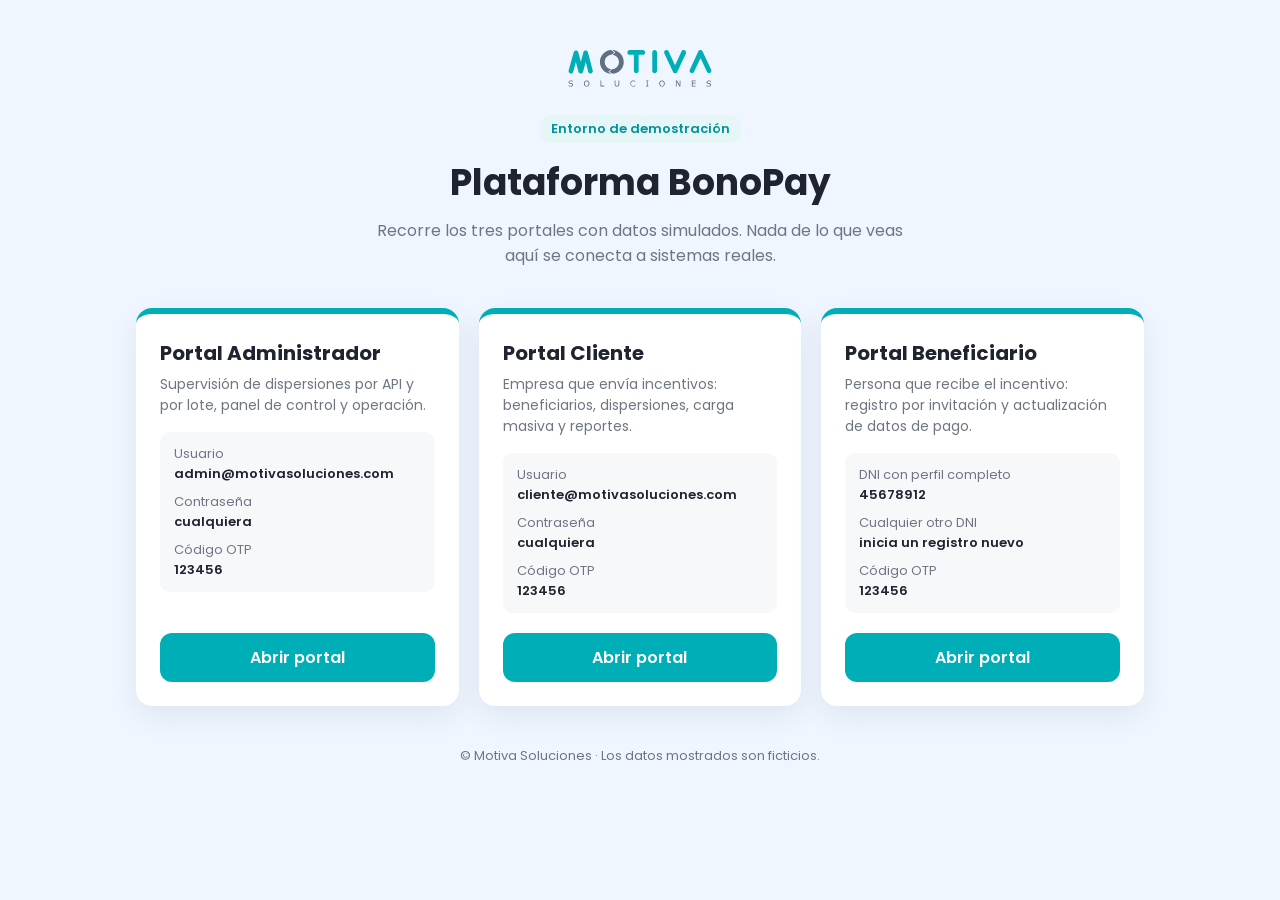
<file: index.html>
<!doctype html>
<html lang="es">
<head>
  <meta charset="utf-8" />
  <meta name="viewport" content="width=device-width, initial-scale=1" />
  <title>BonoPay | Demo — Motiva Soluciones</title>
  <meta name="description" content="Demostración interactiva de la plataforma BonoPay con datos simulados." />
  <meta name="robots" content="noindex" />
  <link rel="icon" href="favicon.svg" type="image/svg+xml" />
  <link rel="preconnect" href="https://fonts.googleapis.com" />
  <link rel="preconnect" href="https://fonts.gstatic.com" crossorigin />
  <link href="https://fonts.googleapis.com/css2?family=Poppins:wght@400;500;600;700&display=swap" rel="stylesheet" />
  <style>
    :root {
      --primary: #00aeb8;
      --primary-dark: #00939b;
      --primary-soft: #e6f6f7;
      --bg: #eff6ff;
      --ink: #1f2430;
      --muted: #6f7683;
      --line: #e4e8ef;
    }
    * { box-sizing: border-box; }
    body {
      margin: 0;
      min-height: 100vh;
      background: var(--bg);
      color: var(--ink);
      font-family: 'Poppins', system-ui, sans-serif;
      -webkit-font-smoothing: antialiased;
    }
    main { max-width: 1040px; margin: 0 auto; padding: 48px 16px 40px; }
    header { text-align: center; }
    header img { height: 40px; }
    .badge {
      display: inline-block; margin-top: 20px; padding: 4px 12px;
      border-radius: 999px; background: var(--primary-soft); color: var(--primary-dark);
      font-size: 13px; font-weight: 600;
    }
    h1 { margin: 12px 0 8px; font-size: clamp(26px, 4vw, 36px); }
    header p { margin: 0 auto; max-width: 560px; color: var(--muted); }
    .grid { display: grid; gap: 20px; margin-top: 40px; grid-template-columns: repeat(auto-fit, minmax(280px, 1fr)); }
    .card {
      display: flex; flex-direction: column; background: #fff; border-radius: 16px;
      border-top: 6px solid var(--primary); padding: 24px;
      box-shadow: 0 10px 30px rgba(31, 42, 64, 0.08);
    }
    .card h2 { margin: 0 0 6px; font-size: 20px; }
    .card p { margin: 0 0 16px; color: var(--muted); font-size: 14px; }
    dl { margin: 0 0 20px; padding: 12px 14px; background: #f7f8fa; border-radius: 10px; font-size: 13px; }
    dt { color: var(--muted); }
    dd { margin: 0 0 8px; font-weight: 600; word-break: break-all; }
    dd:last-child { margin-bottom: 0; }
    .btn {
      margin-top: auto; display: block; text-align: center; text-decoration: none;
      background: var(--primary); color: #fff; font-weight: 600; padding: 12px 16px;
      border-radius: 12px; transition: background 0.15s;
    }
    .btn:hover { background: var(--primary-dark); }
    footer { margin-top: 40px; text-align: center; font-size: 13px; color: var(--muted); }
  </style>
</head>
<body>
  <main>
    <header>
      <img src="logo-motiva.svg" alt="Motiva Soluciones" />
      <div><span class="badge">Entorno de demostración</span></div>
      <h1>Plataforma BonoPay</h1>
      <p>Recorre los tres portales con datos simulados. Nada de lo que veas aquí se conecta a sistemas reales.</p>
    </header>

    <section class="grid">
      <article class="card">
        <h2>Portal Administrador</h2>
        <p>Supervisión de dispersiones por API y por lote, panel de control y operación.</p>
        <dl>
          <dt>Usuario</dt><dd>admin@motivasoluciones.com</dd>
          <dt>Contraseña</dt><dd>cualquiera</dd>
          <dt>Código OTP</dt><dd>123456</dd>
        </dl>
        <a class="btn" href="administrador/">Abrir portal</a>
      </article>

      <article class="card">
        <h2>Portal Cliente</h2>
        <p>Empresa que envía incentivos: beneficiarios, dispersiones, carga masiva y reportes.</p>
        <dl>
          <dt>Usuario</dt><dd>cliente@motivasoluciones.com</dd>
          <dt>Contraseña</dt><dd>cualquiera</dd>
          <dt>Código OTP</dt><dd>123456</dd>
        </dl>
        <a class="btn" href="cliente/">Abrir portal</a>
      </article>

      <article class="card">
        <h2>Portal Beneficiario</h2>
        <p>Persona que recibe el incentivo: registro por invitación y actualización de datos de pago.</p>
        <dl>
          <dt>DNI con perfil completo</dt><dd>45678912</dd>
          <dt>Cualquier otro DNI</dt><dd>inicia un registro nuevo</dd>
          <dt>Código OTP</dt><dd>123456</dd>
        </dl>
        <a class="btn" href="beneficiario/registro?token=demo">Abrir portal</a>
      </article>
    </section>

    <footer>© Motiva Soluciones · Los datos mostrados son ficticios.</footer>
  </main>
</body>
</html>
</file>
